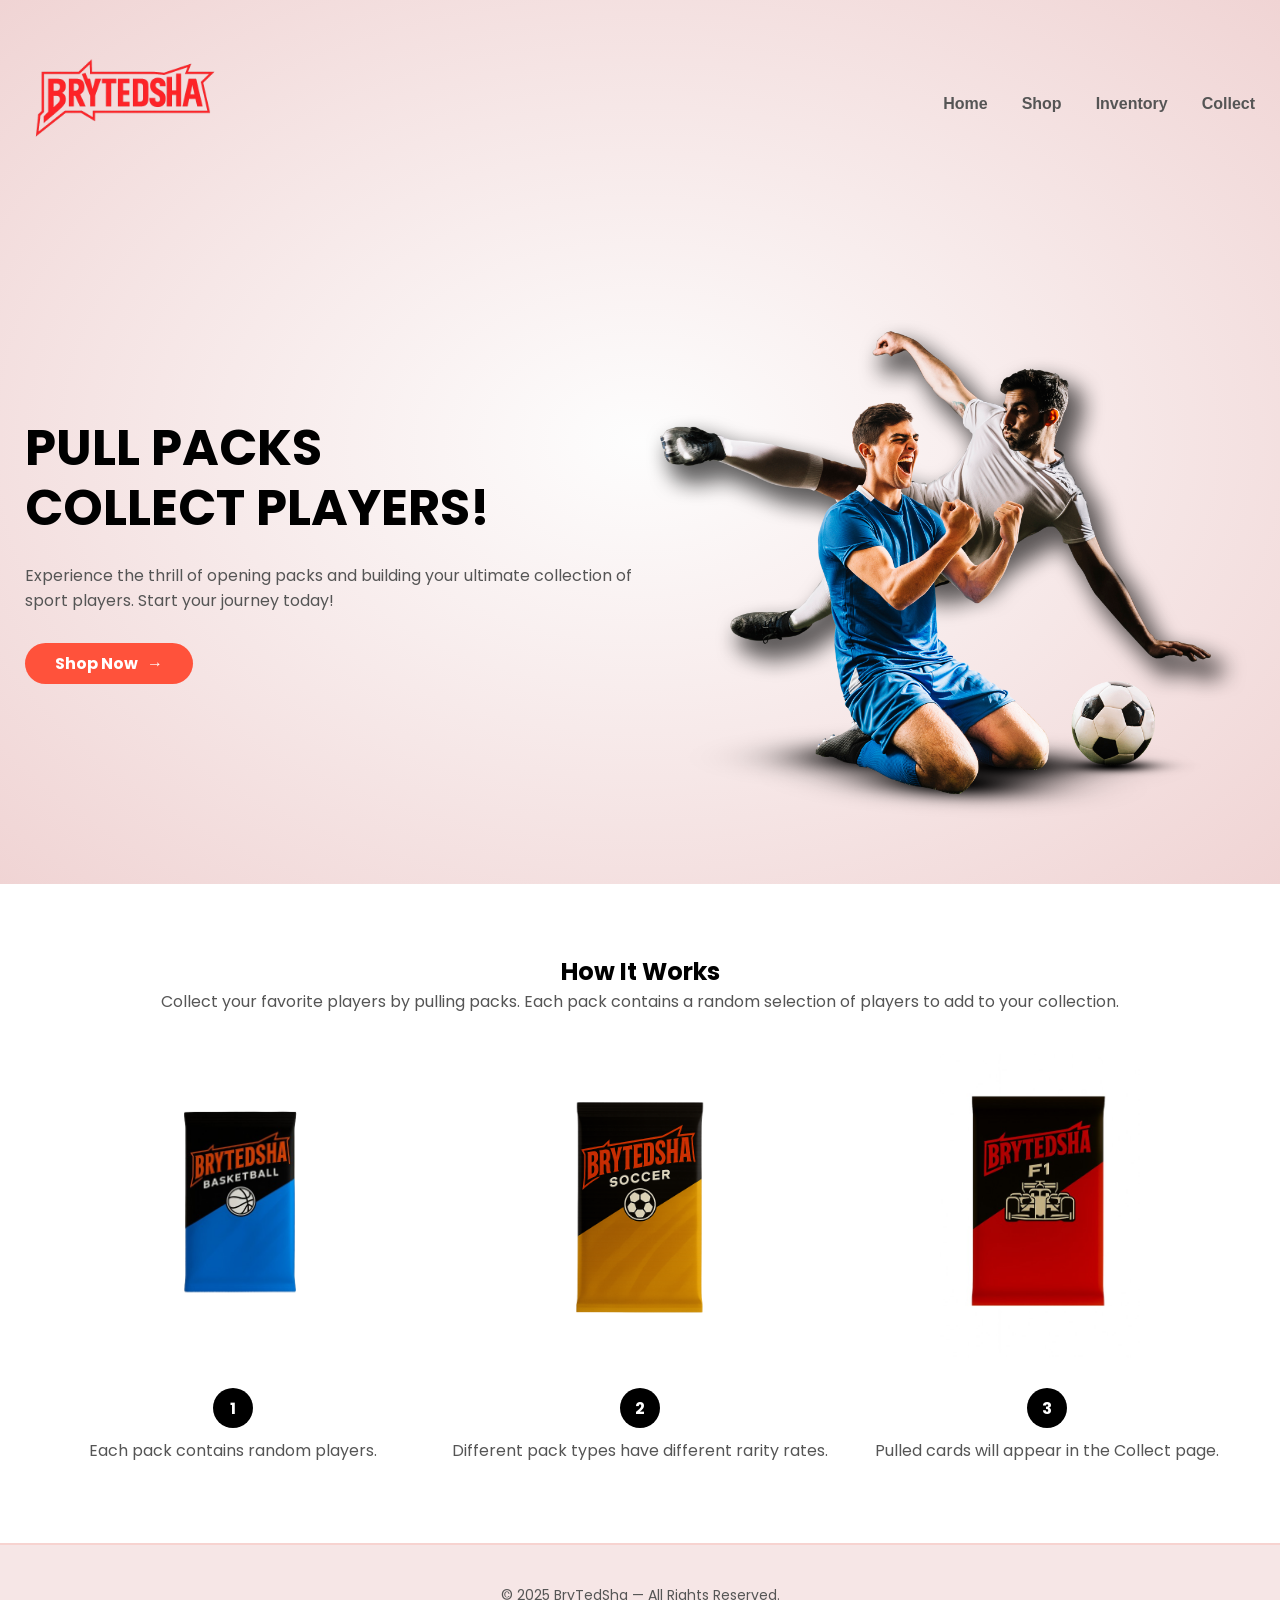
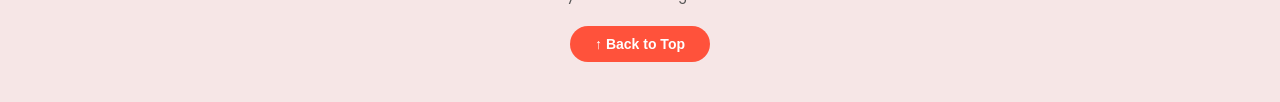
<file: index.html>
<!DOCTYPE html>
<html lang="en">
<head>
    <meta charset="UTF-8">
    <meta name="viewport" content="width=device-width, initial-scale=1.0">
    <link rel="stylesheet" href="css/style.css">
    <link rel="preconnect" href="https://fonts.googleapis.com">
    <link rel="preconnect" href="https://fonts.gstatic.com" crossorigin>
    <link href="https://fonts.googleapis.com/css2?family=Poppins:ital,wght@0,100;0,200;0,300;0,400;0,500;0,600;0,700;0,800;0,900;1,100;1,200;1,300;1,400;1,500;1,600;1,700;1,800;1,900&display=swap" rel="stylesheet">

    <title>BryTedSha</title>
</head>

<body>
    <!-- <p>Welcome to BryTedSha!</p> -->
    <div class="header">
        <div class="container">
            <div class="navbar">
                <div class="logo">
                    <img src="src/img/BRYTEDSHA.png" alt="BryTedSha Logo" width="200">
                </div>
                <nav>
                    <ul class="nav-links">
                        <li><a href="#">Home</a></li>
                        <li><a href="shop.html">Shop</a></li>
                        <li><a href="inventory.html">Inventory</a></li>
                        <li><a href="collect.html">Collect</a></li>
                    </ul>
                    <div class="hamburger">
                        <span></span>
                        <span></span>
                        <span></span>
                    </div>
                </nav>
            </div>

            <div class="row">
                <div class="col-2">
                    <h1>PULL PACKS<br>COLLECT PLAYERS!</h1>
                    <p>Experience the thrill of opening packs and building your ultimate collection of sport players. Start your journey today!</p>
                    <a href="shop.html" class="btn">Shop Now &nbsp; →</a>
                </div>
                <div class="col-2">
                    <img src="src/img/hero.png" alt="Hero Image" width="100%">
                </div>
            </div>
        </div>
    </div>

    <div class="rule">
        <div class="rule-description">
            <h2>How It Works</h2>
            <p>Collect your favorite players by pulling packs. Each pack contains a random selection of players to add to your collection.</p>
        </div>

        <div class="rule-pack-row">
            <img src="src/img/basketball.png" alt="Basketball Pack">
            <img src="src/img/soccer.png" alt="Soccer Pack">
            <img src="src/img/F1.png" alt="F1 Pack">
        </div>

        <div class="rule-text-row">
            <div class="rule-box">
                <div class="rule-icon">1</div>
                <p>Each pack contains random players.</p>
            </div>
            <div class="rule-box">
                <div class="rule-icon">2</div>
                <p>Different pack types have different rarity rates.</p>
            </div>
            <div class="rule-box">
                <div class="rule-icon">3</div>
                <p>Pulled cards will appear in the Collect page.</p>
            </div>
        </div>
    </div>

    <footer class="footer">
        <div class="footer-content">
            <p class="footer-text">© 2025 BryTedSha — All Rights Reserved.</p>
            <button class="back-to-top" onclick="window.scrollTo({top:0, behavior:'smooth'})">↑ Back to Top</button>
        </div>
    </footer>

    <script>
        const hamburger = document.querySelector(".hamburger");
        const navLinks = document.querySelector(".nav-links");

        hamburger.addEventListener("click", () => {
            navLinks.classList.toggle("active");
        });
    </script>


</body>

</html>
</file>
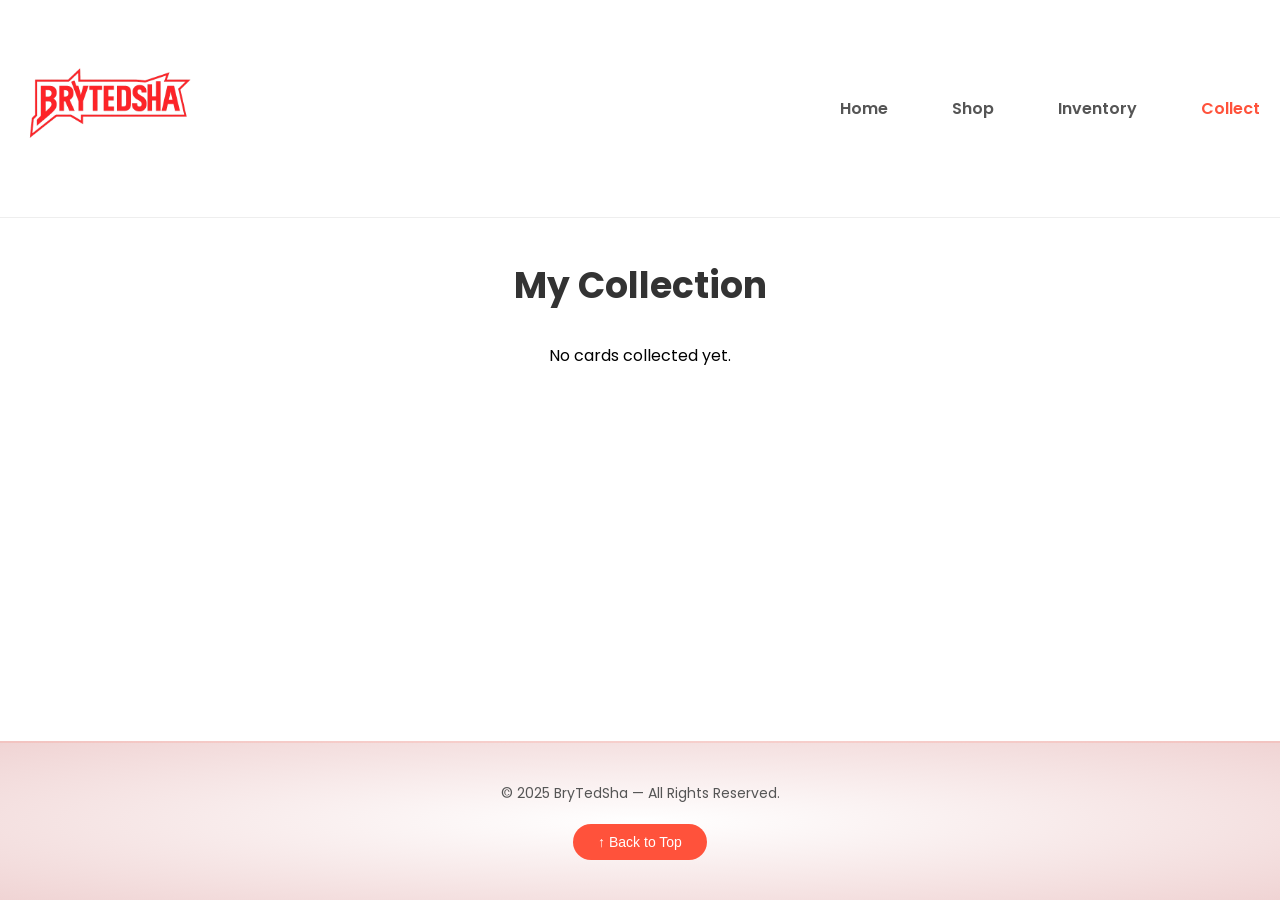
<file: collect.html>
<!DOCTYPE html>
<html lang="en">
<head>
  <meta charset="UTF-8">
  <title>BryTedSha | Collect</title>
  <meta name="viewport" content="width=device-width, initial-scale=1.0">

  <!-- Google Font -->
  <link href="https://fonts.googleapis.com/css2?family=Poppins:wght@300;400;500;600;700&display=swap" rel="stylesheet">

  <!-- Page CSS -->
  <link rel="stylesheet" href="css/inventory.css">
</head>

<body>

<!-- ================= HEADER ================= -->
<header class="header">
  <div class="nav-container">
    <div class="logo">
      <a href="shop.html">
        <img src="src/img/BRYTEDSHA.png" width="180">
      </a>
    </div>

    <div class="navbar">
      <ul class="nav-links">
                    <li><a href="index.html">Home</a></li>
                    <li><a href="shop.html" >Shop</a></li>
                    <li><a href="inventory.html" >Inventory</a></li>
                    <li><a href="collect.html" class="active">Collect</a></li>
                </ul>

                <div class="hamburger">
                    <span></span>
                    <span></span>
                    <span></span>
                </div>
    </div>

  </div>
</header>

<!-- ================= COLLECT ================= -->
<section class="inventory">

  <h2 class="title">My Collection</h2>

  <p id="empty-text"
     style="display:none; margin-top:20px;"
  >
    No cards collected yet.
  </p>

  <div class="cards" id="collect-grid"></div>

</section>

<!-- ================= FOOTER ================= -->
<footer class="footer">
  <div class="footer-content">
      <p class="footer-text">© 2025 BryTedSha — All Rights Reserved.</p>
      <button class="back-to-top"
              onclick="window.scrollTo({ top: 0, behavior: 'smooth' })">
          ↑ Back to Top
      </button>
  </div>
</footer>

<!-- ================= JS ================= -->
<script src="collect.js"></script>

<script>
        const hamburger = document.querySelector(".hamburger");
        const navLinks = document.querySelector(".nav-links");

        hamburger.addEventListener("click", () => {
            navLinks.classList.toggle("active");
        });
    </script>

</body>
</html>
</file>
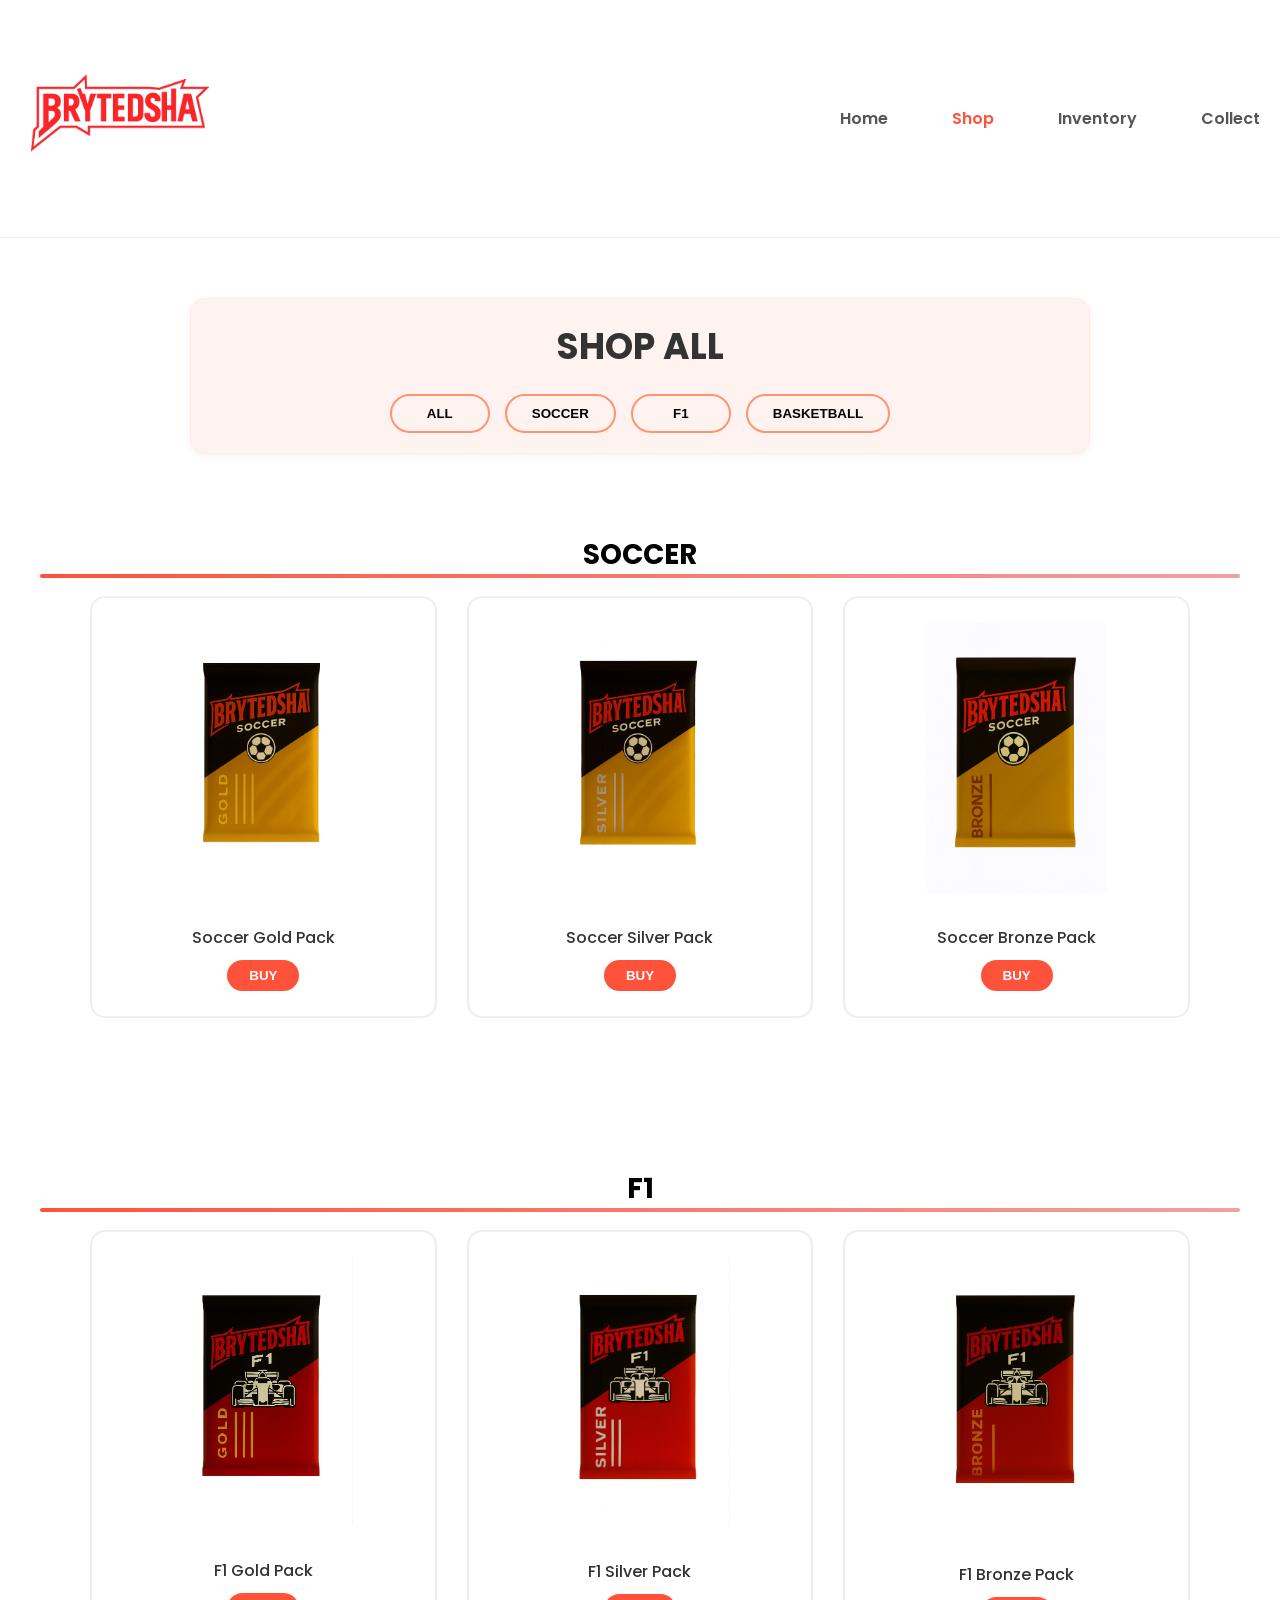
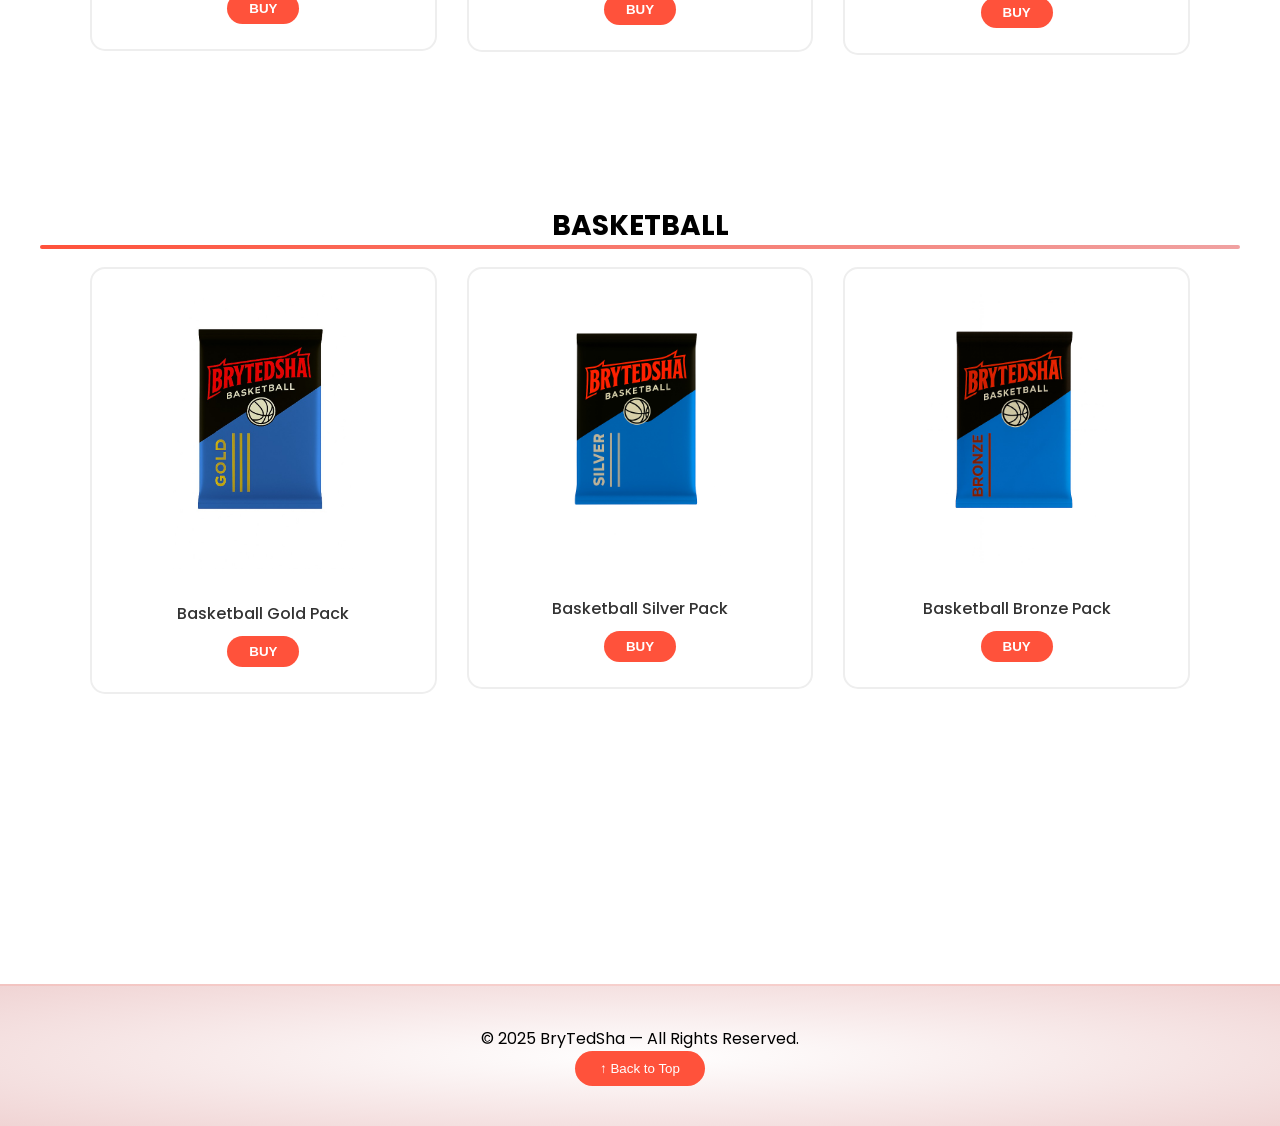
<file: shop.html>
<!DOCTYPE html>
<html lang="en">

<head>
    <meta charset="UTF-8">
    <meta name="viewport" content="width=device-width, initial-scale=1.0">
    <title>BryTedSha | Shop</title>

    <link href="https://fonts.googleapis.com/css2?family=Poppins:wght@300;400;500;600;700&display=swap" rel="stylesheet">
    <link rel="stylesheet" href="css/shop.css">
</head>

<body>
    <header class="header">
        <div class="nav-container">
            
            <div class="logo">
                <a href="index.html">
                    <img src="src/img/BRYTEDSHA.png" width="200">
                </a>
            </div>

            <div class="navbar">
                <ul class="nav-links">
                    <li><a href="index.html">Home</a></li>
                    <li><a href="shop.html" class="active">Shop</a></li>
                    <li><a href="inventory.html">Inventory</a></li>
                    <li><a href="collect.html">Collect</a></li>
                </ul>

                <div class="hamburger">
                    <span></span>
                    <span></span>
                    <span></span>
                </div>
            </div>

        </div>
    </header>



    <section class="shop">
        <!-- Do a goback button -->
        <div class="category-container">
            <h1>SHOP ALL</h1>
            <div class="category">
                <button>ALL</button>
                <button>SOCCER</button>
                <button>F1</button>
                <button>BASKETBALL</button>
            </div>
        </div>


        <!-- SOCCER -->
        <h2 class="title">SOCCER</h2>
        <div class="products">
            <a class="buy-link">
                <div class="item">
                    <img src="src/img/soccer gold.jpg">
                    <p>Soccer Gold Pack</p>
                    <button class="btn">BUY</button>
                </div>
            </a>
            <a class="buy-link">
                <div class="item">
                    <img src="src/img/soccer silver.jpg">
                    <p>Soccer Silver Pack</p>
                    <button class="btn">BUY</button>
                </div>
            </a>
            <a class="buy-link">
                <div class="item">
                    <img src="src/img/soccer brozen.jpg">
                    <p>Soccer Bronze Pack</p>
                    <button class="btn">BUY</button>
                </div>
            </a>
        </div>

        <!-- F1 -->
        <h2 class="title">F1</h2>
        <div class="products">
            <a class="buy-link">
                <div class="item">
                    <img src="src/img/F1 gold.jpg">
                    <p>F1 Gold Pack</p>
                    <button class="btn">BUY</button>
                </div>
            </a>
            <a class="buy-link">
                <div class="item">
                    <img src="src/img/F1 silver.jpg">
                    <p>F1 Silver Pack</p>
                    <button class="btn">BUY</button>
                </div>
            </a>
            <a class="buy-link">
                <div class="item">
                    <img src="src/img/F1 bronze.jpg">
                    <p>F1 Bronze Pack</p>
                    <button class="btn">BUY</button>
                </div>
            </a>
        </div>

        <!-- BASKETBALL -->
        <h2 class="title">BASKETBALL</h2>
        <div class="products">
            <a class="buy-link">
                <div class="item">
                    <img src="src/img/basketball gold.png">
                    <p>Basketball Gold Pack</p>
                    <button class="btn">BUY</button>
                </div>
            </a>
            <a class="buy-link">
                <div class="item">
                    <img src="src/img/basketball silver.png">
                    <p>Basketball Silver Pack</p>
                    <button class="btn">BUY</button>
                </div>
            </a>
            <a class="buy-link">
                <div class="item">
                    <img src="src/img/basketball bronze.jpg">
                    <p>Basketball Bronze Pack</p>
                    <button class="btn">BUY</button>
                </div>
            </a>
        </div>

    </section>

    <footer class="footer">
        <div class="footer-content">
            <p class="footer-text">© 2025 BryTedSha — All Rights Reserved.</p>
            <button class="back-to-top" onclick="window.scrollTo({ top: 0, behavior: 'smooth' })">↑ Back to Top</button>
        </div>
    </footer>

    <script>
        document.querySelectorAll(".buy-link").forEach(a => {
            let text = a.querySelector("p").textContent.toLowerCase();
            let sport = text.includes("soccer") ? "soccer" : text.includes("f1") ? "f1" : text.includes("basketball") ? "basketball" : "unknown";
            let rarity = text.includes("gold") ? "gold" : text.includes("silver") || text.includes("sliver") ? "silver" : text.includes("bronze") ? "bronze" : "unknown";
            a.href = `shop-product.html?sport=${sport}&rarity=${rarity}`;
        });
    </script>

    <script>
        const hamburger = document.querySelector(".hamburger");
        const navLinks = document.querySelector(".nav-links");

        hamburger.addEventListener("click", () => {
            navLinks.classList.toggle("active");
        });
    </script>


</body>

</html>
</file>
<file: css/style.css>
* {
    margin: 0;
    padding: 0;
    box-sizing: border-box;
}
body {
    font-family: 'Poppins', sans-serif;
}


.navbar {
    display: flex;
    align-items: center;
    justify-content: space-between;
}



.logo {
    flex: 1;
    cursor: pointer;
}
nav {
    display: flex;
    align-items: center;
    gap: 20px;           
}

nav ul {
    display: inline-block;
    list-style-type: none;
}
nav ul li {
    display: inline-block;
    font: bold 16px sans-serif;
    margin-left: 30px;
}


.hamburger {
    display: none;
    flex-direction: column;
    cursor: pointer;
    gap: 6px;
    margin-top: -30px;
}

.hamburger span {
    width: 28px;
    height: 3px;
    background: black;
    display: block;
}


a {
    text-decoration: none;
    color: #555;
}
p {
    color: #555;
}


.header {
    background: radial-gradient(#fdfdfd, #f0d4d4);
}
.header .row {
    margin-top: 40px;
    margin-bottom: 70px;
}


.container {
    max-width: 1300px;
    margin: auto;
    padding-left: 25px;
    padding-right: 25px;
}
.row {
    display: flex;
    align-items: center;
    flex-wrap: wrap;
    justify-content: space-around;
}
.col-2 {
    flex-basis: 50%;
    min-width: 300px;
}
.col-2 img {
    max-width: 100%;
    padding: 50px 0;
}
.col-2 h1 {
    font-size: 50px;
    line-height: 60px;
    margin-bottom: 25px;
}
.btn {
    display: inline-block;
    background: #ff523b;
    color: #fff;
    padding: 8px 30px;
    margin: 30px 0;
    border-radius: 30px;
    font-weight: bold;
}
.btn:hover {
    background: #b86565;
    transition: 0.3s;
}


.rule {
    margin: 70px 0;
    text-align: center;
}
.rule-description {
    max-width: 1000px;
    margin: 0 auto 40px auto;
}
.rule-pack-row {
    display: flex;
    justify-content: space-between;
    align-items: center;
    max-width: 1000px;
    margin: 0 auto 30px auto;
    gap: 20px;
}
.rule-pack-row img {
    width: 30%;
    max-width: 200px;
    object-fit: contain;
}
.rule-text-row {
    display: flex;
    justify-content: space-between;
    max-width: 1200px;
    margin: 0 auto;
    gap: 20px;
}
.rule-box {
    flex: 1;
    display: flex;
    flex-direction: column;
    align-items: center;
}
.rule-icon {
    width: 40px;
    height: 40px;
    background: #000;
    color: #fff;
    border-radius: 50%;
    display: flex;
    align-items: center;
    justify-content: center;
    margin-bottom: 10px;
    font-weight: bold;
}


.footer {
    margin-top: 80px;
    padding: 40px 20px;
    background: #f6e6e6;
    text-align: center;
    border-top: 2px solid #ff523b20;
}
.footer-content {
    max-width: 1000px;
    margin: auto;
}
.footer-text {
    font-size: 14px;
    color: #555;
    margin-bottom: 20px;
}
.back-to-top {
    background: #ff523b;
    color: #fff;
    padding: 10px 25px;
    border: none;
    border-radius: 30px;
    font-size: 14px;
    font-weight: 600;
    cursor: pointer;
    transition: 0.3s;
}
.back-to-top:hover {
    background: #b86565;
    transform: translateY(-3px);
}


@media (max-width: 768px) {
    .nav-links {
    display: none;
    position: absolute;
    top: -10px;
    right: 35px;
    background: rgba(255, 255, 255, 0.65); 
    backdrop-filter: blur(8px);          
    -webkit-backdrop-filter: blur(8px);
    flex-direction: column;
    gap: 18px;
    padding: 18px 25px;
    border-radius: 16px;
    box-shadow: 0 4px 18px rgba(0,0,0,0.15);
    transition: 0.25s ease;
    }
    .nav-links.active {
        display: flex;
    }
    .hamburger {
        display: flex;
    }

    .navbar {
        justify-content: space-between; 
    }
    nav ul {
        margin: 0;
    }
    nav ul li {
        display: block;
        margin-left: 0;
    }
    nav {
        position: relative;
    }
}
</file>
<file: css/inventory.css>
* {
    margin: 0;
    padding: 0;
    box-sizing: border-box;
}
body {
    font-family: 'Poppins', sans-serif;
    background: #fff;

    display: flex;
    flex-direction: column;
}

html, body {
    height: 100%;
}

.inventory, .cards {
    flex: 1;
}


/* Header */
.header {
    background: #ffffff;
    padding: 15px 0;
    border-bottom: 1px solid #eee;
}
.nav-container {
    max-width: 1300px;
    margin: auto;
    display: flex;
    align-items: center;
    padding: 0 20px;
}
.logo img {
    cursor: pointer;
}
.navbar {
    flex: 1;
    display: flex;
    justify-content: flex-end;   
    align-items: center;        
}
.navbar ul {
    list-style: none;
}
.navbar ul li {
    display: inline-block;
    margin-left: 60px;  
}
.navbar a {
    font-size: 16px;
    font-weight: 600;
    color: #555;
    text-decoration: none;
}
.navbar a.active {
    color: #ff523b;
}
.hamburger {
    display: none;
    flex-direction: column;
    cursor: pointer;
    gap: 6px;
    margin-top: -30px;
}
.hamburger span {
    width: 28px;
    height: 3px;
    background: black;
}



/* Inventory Section */
.inventory {
    max-width: 1100px;
    margin: 40px auto;
    text-align: center;
}
.inventory .title {
    font-size: 36px;
    color: #333;
    margin-bottom: 30px;
}
.search-row {
    display: flex;
    justify-content: center;
    gap: 15px;
    flex-wrap: wrap;
}



/* Search Bar */
.search {
    display: flex;
    align-items: center;
    background: #f5f5f5;
    padding: 10px 15px;
    border-radius: 30px;
    width: 350px;
}
.search input {
    border: none;
    outline: none;
    background: transparent;
    margin-left: 10px;
    width: 100%;
    font-size: 15px;
}



/* Buttons */
.go-btn,
.filter-btn {
    padding: 10px 25px;
    border-radius: 30px;
    border: 1px solid #ff9472;
    background: white;
    font-weight: 600;
    cursor: pointer;
    transition: 0.3s;
}
.go-btn:hover,
.filter-btn:hover {
    background: #fa9a4b;
    color: #fff;
}



/* Cards Grid */
.cards {
    max-width: 1100px;
    margin: 50px auto 100px auto;
    display: grid;
    grid-template-columns: repeat(auto-fit, minmax(220px, 1fr));
    gap: 25px;
}
.card-item {
    background: #fff;
    border: 2px solid #eee;
    padding: 20px;
    border-radius: 15px;
    text-align: center;
    transition: 0.25s;
}
.card-item img {
    width: 100%;
    max-width: 180px;
    margin-bottom: 15px;
    object-fit: contain;
}
.card-item p {
    font-weight: 500;
    color: #333;
}
.card-item:hover {
    transform: translateY(-5px);
    box-shadow: 0 10px 20px rgba(0,0,0,0.12);
}



/* Footer */
.footer {
    margin-top: 80px;
    padding: 40px 20px;
    background: radial-gradient(#ffffff, #f0d4d4);
    text-align: center;
    border-top: 2px solid #ff523b20;
}
.footer-content {
    max-width: 1000px;
    margin: auto;
}
.footer-text {
    font-size: 14px;
    color: #555;
    margin-bottom: 20px;
}
.back-to-top {
    background: #ff523b;
    color: #fff;
    padding: 10px 25px;
    border-radius: 25px;
    border: none;
    font-size: 14px;
    cursor: pointer;
    transition: 0.3s;
}
.back-to-top:hover {
    background: #b86565;
    transform: translateY(-3px);
}

@media (max-width: 768px) {
    .navbar ul {
        display: none;
    }
    .nav-links {
        display: none;
        position: absolute;
        top: 95px;
        right: 55px;
        background: rgba(255,255,255,0.9);
        padding: 18px 25px;
        gap: 18px;
        flex-direction: column;
        border-radius: 16px;
        box-shadow: 0 4px 18px rgba(0,0,0,0.15);
    }
    .nav-links.active {
        display: flex;
    }
    .hamburger {
        display: flex;
    }
    .navbar ul li {
        margin: 0;
        display: block;
    }
}
</file>
<file: css/shop.css>
* {
    margin: 0;
    padding: 0;
    box-sizing: border-box;
}
body {
    font-family: 'Poppins', sans-serif;
    background: #fff;
}


.header {
    background: #ffffff;
    padding: 15px 0;
    border-bottom: 1px solid #eee;
}
.nav-container {
    max-width: 1300px;
    margin: auto;
    display: flex;
    align-items: center;
    padding: 0 20px;
}
.logo img {
    cursor: pointer;
}
.navbar {
    flex: 1;
    display: flex;
    justify-content: flex-end;   
    align-items: center;        
}
.navbar ul {
    list-style: none;
}
.navbar ul li {
    display: inline-block;
    margin-left: 60px;  
}
.navbar a {
    font-size: 16px;
    font-weight: 600;
    color: #555;
    text-decoration: none;
}
.navbar a.active {
    color: #ff523b;
}
.hamburger {
    display: none;
    flex-direction: column;
    cursor: pointer;
    gap: 6px;
    margin-top: -30px;
}
.hamburger span {
    width: 28px;
    height: 3px;
    background: black;
}



.shop {
    padding: 60px 0;
    max-width: 1200px;
    margin: auto;
    text-align: center;
}
.shop h1 {
    font-size: 36px;
    margin-bottom: 20px;
    color: #333;
}

.category-container {
    margin-bottom: 80px;
    text-align: center;
    padding: 20px 15px;
    border-radius: 15px;
    background: #fff3f0;
    box-shadow: 0 2px 8px rgba(0, 0, 0, 0.05);
    border: 1px solid #ffebe6;
    max-width: 900px;
    margin-left: auto;
    margin-right: auto;
}

.category {
    display: flex;
    justify-content: center;
    flex-wrap: wrap;
    gap: 15px;
    margin-top: 15px;
}

.category button {
    padding: 10px 25px;
    border-radius: 30px;
    border: 2px solid #ff9472;
    background: transparent;
    font-weight: 600;
    cursor: pointer;
    transition: all 0.3s ease;
    min-width: 100px;
}

.category button:hover {
    background: #fa9a4b;
    color: #fff;
    transform: translateY(-2px);
    box-shadow: 0 3px 8px rgba(0,0,0,0.1);
}

.category-active {
    background: #ff523b;
    color: #fff;
    box-shadow: 0 3px 8px rgba(0,0,0,0.1);
}



.products {
    display: grid;
    grid-template-columns: repeat(auto-fit, minmax(260px, 1fr));
    gap: 30px;
    max-width: 1100px;
    margin: 0 auto 150px auto;
}
.title {
    position: relative;
    font-size: 28px;
    margin-bottom: 20px;
}
.title::before {
    content: '';
    position: absolute;
    top: 40px;
    left: 50%;
    transform: translateX(-50%);
    width: 100%;
    height: 4px;
    background: linear-gradient(to right, #ff523b, #f0a1a1);
    border-radius: 2px;
}
.item {
    background: #fff;
    text-align: center;
    padding: 25px 20px;
    border-radius: 15px;
    border: 2px solid #eee;
    transition: 0.25s;
}
.item img {
    width: 100%;
    max-width: 180px;
    margin-bottom: 15px;
    object-fit: contain;
}
.item p {
    margin: 10px 0;
    font-weight: 500;
    color: #333;
}

.item:hover {
    transform: translateY(-5px);
    box-shadow: 0 10px 20px rgba(0,0,0,0.12);
}

.btn {
    background: #ff523b;
    padding: 8px 22px;
    border-radius: 20px;
    color: #fff;
    font-weight: 600;
    border: none;
    cursor: pointer;
}
.btn:hover {
    background: #b86565;
}


.buy-link {
    text-decoration: none;
}

.buy-link:hover {
    text-decoration: none; 
}



.footer {
    margin-top: 80px;
    padding: 40px 20px;
    background: radial-gradient(#ffffff, #f0d4d4);
    text-align: center;
    border-top: 2px solid #ff523b20;
}
.back-to-top {
    background: #ff523b;
    color: #fff;
    padding: 10px 25px;
    border-radius: 25px;
    border: none;
    cursor: pointer;
}

@media (max-width: 768px) {
    .navbar ul {
        display: none;
    }
    .nav-links {
        display: none;
        position: absolute;
        top: 105px;
        right: 55px;
        background: rgba(255,255,255,0.9);
        padding: 18px 25px;
        gap: 18px;
        flex-direction: column;
        border-radius: 16px;
        box-shadow: 0 4px 18px rgba(0,0,0,0.15);
    }
    .nav-links.active {
        display: flex;
    }
    .hamburger {
        display: flex;
    }
    .navbar ul li {
        margin: 0;
        display: block;
    }
}
</file>
